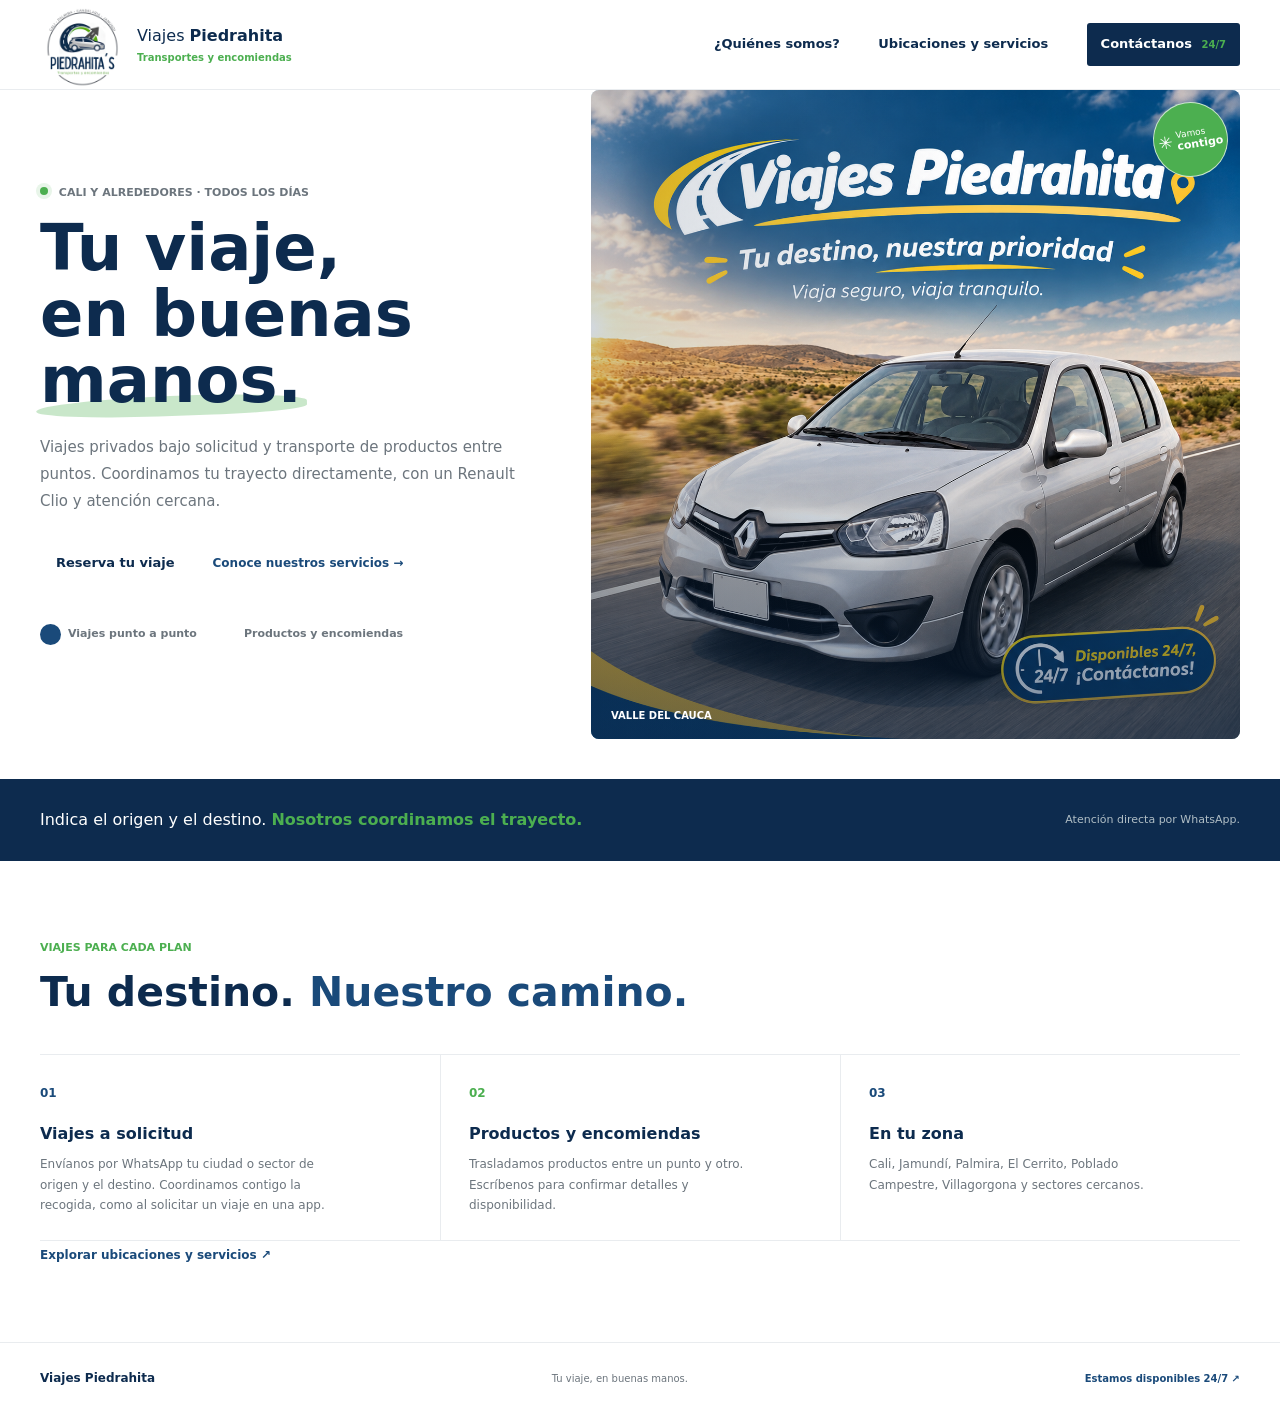
<file: index.html>
<!doctype html>
<html lang="es">
<head>
  <meta charset="utf-8">
  <meta name="viewport" content="width=device-width, initial-scale=1">
  <meta name="description" content="Viajes privados y transporte de productos en Cali, Palmira, Candelaria, Jamundí y sectores cercanos.">
  <title>Viajes Piedrahita | Tu viaje, en buenas manos</title>
  <link rel="stylesheet" href="styles.css">
</head>
<body>
  <header class="site-header">
    <a class="brand" href="index.html" aria-label="Viajes Piedrahita - Inicio">
  <img class="brand-logo" src="assets/images/logo.png" alt="Logo Viajes Piedrahita" width="85" height="85">
  <div class="brand-text">
    <span>Viajes <strong>Piedrahita</strong></span>
    <small>Transportes y encomiendas</small>
  </div>
</a>
    <nav class="main-nav" aria-label="Navegación principal">
      <a href="quienes-somos.html">¿Quiénes somos?</a>
      <a href="ubicaciones-servicios.html">Ubicaciones y servicios</a>
      <a class="nav-contact" href="contacto.html">Contáctanos <span>24/7</span></a>
    </nav>
  </header>

  <main>
    <section class="hero">
      <div class="hero-content">
        <p class="eyebrow"><span class="live-dot"></span> Cali y alrededores · Todos los días</p>
        <h1>Tu viaje,<br>en buenas <span>manos.</span></h1>
        <p class="lead">Viajes privados bajo solicitud y transporte de productos entre puntos. Coordinamos tu trayecto directamente, con un Renault Clio y atención cercana.</p>
        <div class="actions">
          <a class="btn btn-yellow" href="contacto.html">Reserva tu viaje </a>
          <a class="link" href="ubicaciones-servicios.html">Conoce nuestros servicios →</a>
        </div>
        <div class="chips">
          <span><b class="chip chip-blue"></b> Viajes punto a punto</span>
          <span><b class="chip chip-orange"></b> Productos y encomiendas</span>
        </div>
      </div>
      <div class="hero-media">
        <img class="hero-img" src="assets/images/renault.clio.png" alt="Renault Clio usado para el servicio de transporte" fetchpriority="high">
        <div class="overlay"></div>
        <div class="stamp">
          <span class="stamp-icon">✳</span>
          <span>Vamos<br><strong>contigo</strong></span>
        </div>
        <span class="caption">Valle del Cauca</span>
      </div>
    </section>

    <section class="band">
      <p>Indica el origen y el destino. <strong>Nosotros coordinamos el trayecto.</strong></p>
      <span class="band-note">Atención directa por WhatsApp.</span>
    </section>

    <section class="details">
      <header class="section-header">
        <p class="eyebrow">Viajes para cada plan</p>
        <h2>Tu destino. <span>Nuestro camino.</span></h2>
      </header>
      <div class="grid-3">
        <article class="card">
          <span class="card-number">01</span>
          <h3>Viajes a solicitud</h3>
          <p>Envíanos por WhatsApp tu ciudad o sector de origen y el destino. Coordinamos contigo la recogida, como al solicitar un viaje en una app.</p>
        </article>
        <article class="card">
          <span class="card-number text-green">02</span>
          <h3>Productos y encomiendas</h3>
          <p>Trasladamos productos entre un punto y otro. Escríbenos para confirmar detalles y disponibilidad.</p>
        </article>
        <article class="card">
          <span class="card-number text-orange">03</span>
          <h3>En tu zona</h3>
          <p>Cali, Jamundí, Palmira, El Cerrito, Poblado Campestre, Villagorgona y sectores cercanos.</p>
        </article>
      </div>
      <a class="link" href="ubicaciones-servicios.html">Explorar ubicaciones y servicios ↗</a>
    </section>
  </main>

  <footer class="site-footer">
    <a class="brand-link" href="index.html">Viajes Piedrahita</a>
    <span>Tu viaje, en buenas manos.</span>
    <a href="contacto.html">Estamos disponibles 24/7 ↗</a>
  </footer>
</body>
</html>
</file>
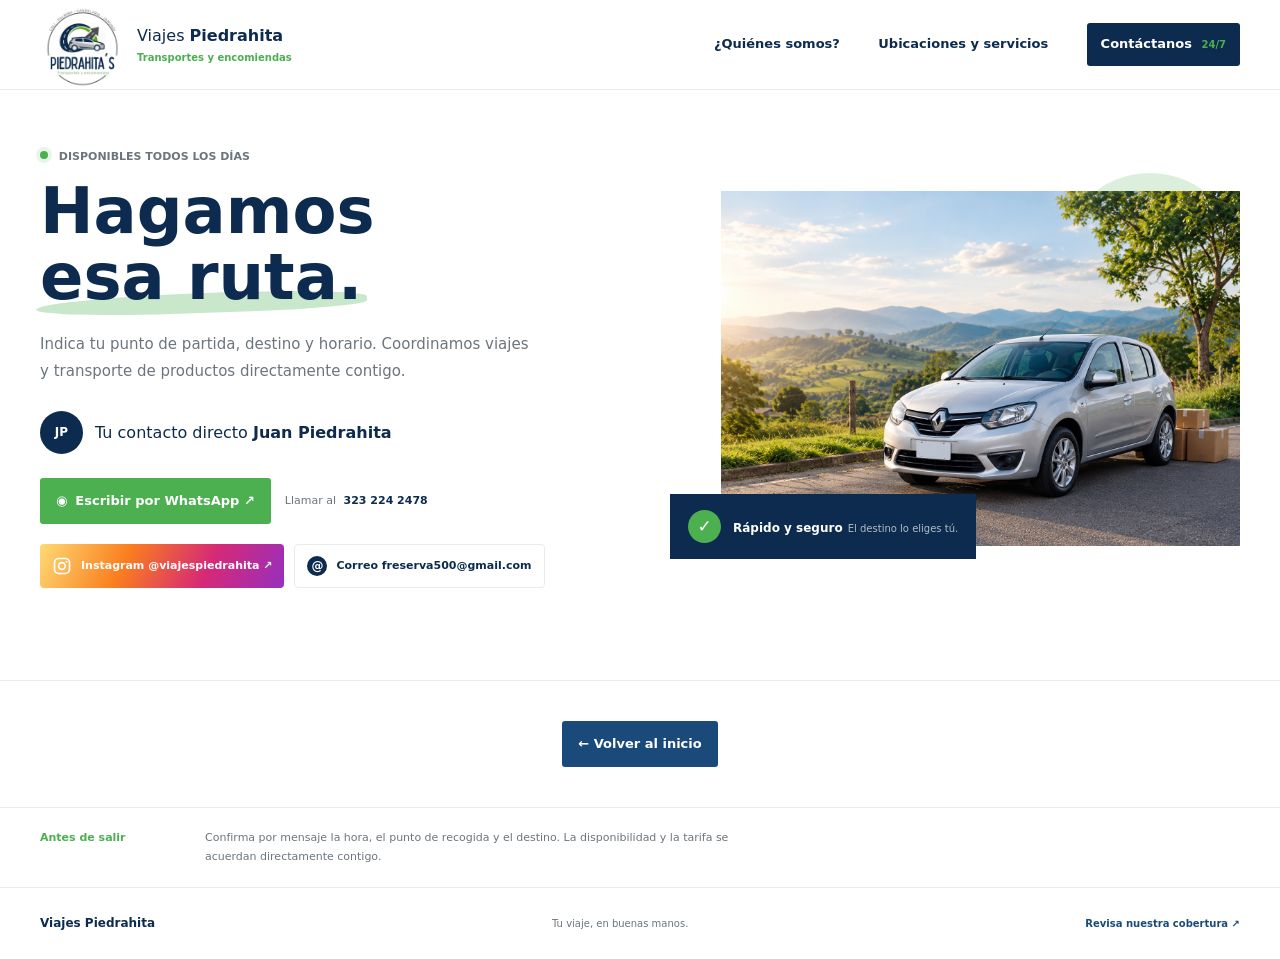
<file: contacto.html>
<!doctype html>
<html lang="es">
<head>
  <meta charset="utf-8">
  <meta name="viewport" content="width=device-width, initial-scale=1">
  <meta name="description" content="Coordina viajes privados y transporte de productos con Viajes Piedrahita. Atención por WhatsApp, llamada, Instagram y correo.">
  <title>Contáctanos 24/7 | Viajes Piedrahita</title>
  <link rel="stylesheet" href="styles.css">
</head>
<body>
  <header class="site-header">
    <a class="brand" href="index.html" aria-label="Viajes Piedrahita - Inicio">
      <img class="brand-logo" src="assets/images/logo.png" alt="Logo Viajes Piedrahita" width="85" height="85">
      <div class="brand-text">
        <span>Viajes <strong>Piedrahita</strong></span>
        <small>Transportes y encomiendas</small>
      </div>
    </a>
    <nav class="main-nav" aria-label="Navegación principal">
      <a href="quienes-somos.html">¿Quiénes somos?</a>
      <a href="ubicaciones-servicios.html">Ubicaciones y servicios</a>
      <a class="nav-contact current" href="contacto.html">Contáctanos <span>24/7</span></a>
    </nav>
  </header>

  <main>
    <section class="contact-grid">
      <div class="contact-info">
        <p class="eyebrow"><span class="live-dot"></span> Disponibles todos los días</p>
        <h1>Hagamos<br><span>esa ruta.</span></h1>
        <p class="lead">Indica tu punto de partida, destino y horario. Coordinamos viajes y transporte de productos directamente contigo.</p>
        
        <div class="contact-person">
          <span class="avatar" aria-hidden="true">JP</span>
          <div>
            <span class="badge-label">Tu contacto directo</span>
            <strong>Juan Piedrahita</strong>
          </div>
        </div>

        <div class="contact-actions">
          <a class="btn btn-green" href="https://wa.me/573232242478" target="_blank" rel="noopener">
            <span aria-hidden="true">◉</span> Escribir por WhatsApp ↗
          </a>
          <a class="phone" href="tel:+573232242478">Llamar al <strong>323 224 2478</strong></a>
        </div>

        <div class="social">
          <a class="social-link instagram" href="https://www.instagram.com/viajespiedrahita" target="_blank" rel="noopener">
            <svg class="icon" viewBox="0 0 24 24" aria-hidden="true">
              <rect x="3" y="3" width="18" height="18" rx="5" fill="none" stroke="currentColor" stroke-width="2"/>
              <circle cx="12" cy="12" r="4" fill="none" stroke="currentColor" stroke-width="2"/>
              <circle cx="17.5" cy="6.8" r="1.2" fill="currentColor"/>
            </svg>
            <span>Instagram <strong>@viajespiedrahita</strong> ↗</span>
          </a>
          <a class="social-link email" href="mailto:freserva500@gmail.com">
            <span class="icon-circle">@</span>
            <span>Correo <strong>freserva500@gmail.com</strong></span>
          </a>
        </div>
      </div>

      <aside class="contact-visual">
        <div class="sun" aria-hidden="true"></div>
        <img src="assets/images/Confianza.jpg" alt="Carretera de la región" loading="lazy">
        <div class="safe-badge">
          <span aria-hidden="true">✓</span>
          <div>
            <strong>Rápido y seguro</strong>
            <small>El destino lo eliges tú.</small>
          </div>
        </div>
      </aside>
    </section>

    
    <div class="back-to-home">
      <a class="btn btn-blue" href="index.html">← Volver al inicio</a>
    </div>

    <section class="footnote">
      <span>Antes de salir</span>
      <p>Confirma por mensaje la hora, el punto de recogida y el destino. La disponibilidad y la tarifa se acuerdan directamente contigo.</p>
    </section>
  </main>

  <footer class="site-footer">
    <a class="brand-link" href="index.html">Viajes Piedrahita</a>
    <span>Tu viaje, en buenas manos.</span>
    <a href="ubicaciones-servicios.html">Revisa nuestra cobertura ↗</a>
  </footer>
</body>
</html>
</file>
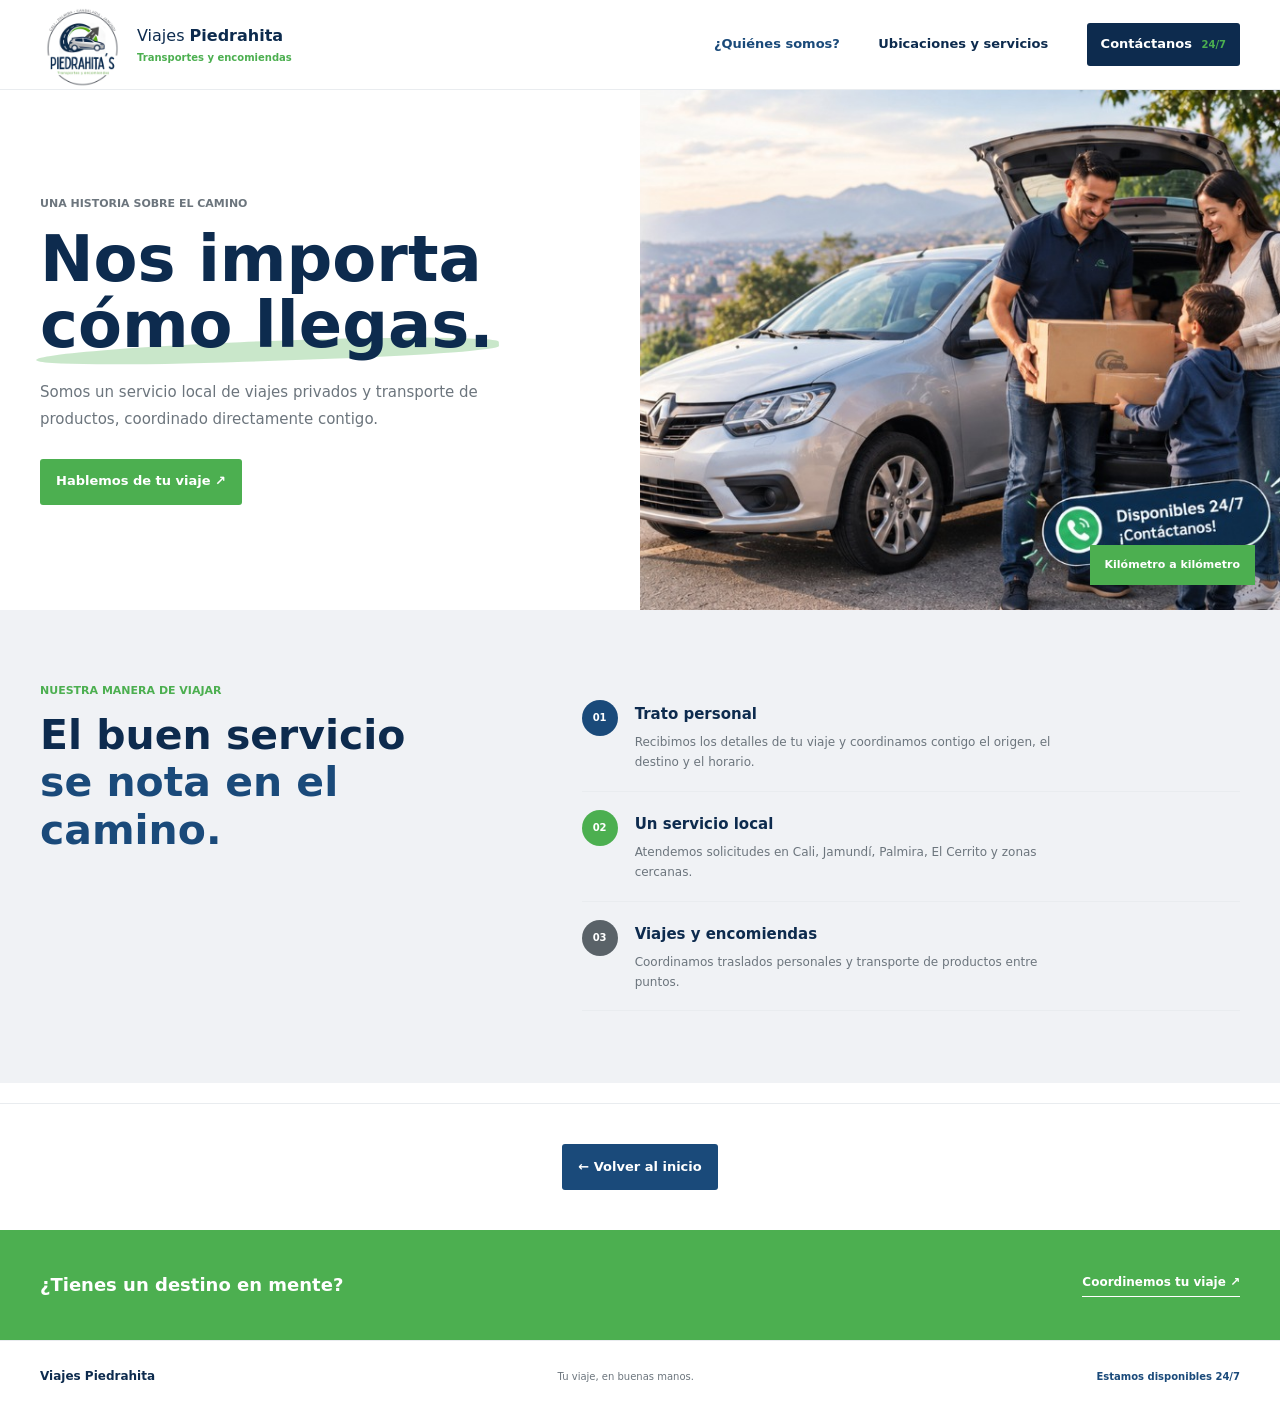
<file: quienes-somos.html>
<!doctype html>
<html lang="es">
<head>
  <meta charset="utf-8">
  <meta name="viewport" content="width=device-width, initial-scale=1">
  <meta name="description" content="Conoce a Viajes Piedrahita: servicio de transporte cercano, cómodo y confiable en el Valle del Cauca.">
  <title>¿Quiénes somos? | Viajes Piedrahita</title>
  <link rel="stylesheet" href="styles.css">
</head>
<body>
  <header class="site-header">
    <a class="brand" href="index.html" aria-label="Viajes Piedrahita - Inicio">
      <img class="brand-logo" src="assets/images/logo.png" alt="Logo Viajes Piedrahita" width="85" height="85">
      <div class="brand-text">
        <span>Viajes <strong>Piedrahita</strong></span>
        <small>Transportes y encomiendas</small>
      </div>
    </a>
    <nav class="main-nav" aria-label="Navegación principal">
      <a class="current" href="quienes-somos.html">¿Quiénes somos?</a>
      <a href="ubicaciones-servicios.html">Ubicaciones y servicios</a>
      <a class="nav-contact" href="contacto.html">Contáctanos <span>24/7</span></a>
    </nav>
  </header>

  <main>
    <section class="page-hero">
      <div class="page-content">
        <p class="eyebrow">Una historia sobre el camino</p>
        <h1>Nos importa<br><span>cómo llegas.</span></h1>
        <p class="lead">Somos un servicio local de viajes privados y transporte de productos, coordinado directamente contigo.</p>
        <a class="btn btn-green" href="contacto.html">Hablemos de tu viaje ↗</a>
      </div>
      <div class="page-media">
        <img src="assets/images/señorconcarro.jpg" alt="Carretera de la región" loading="lazy">
        <span class="tag">Kilómetro a kilómetro</span>
      </div>
    </section>

    <section class="values">
      <header class="section-header">
        <p class="eyebrow">Nuestra manera de viajar</p>
        <h2>El buen servicio<br><span>se nota en el camino.</span></h2>
      </header>
      <div class="value-list">
        <article>
          <span class="value-icon icon-blue" aria-hidden="true">01</span>
          <div>
            <h3>Trato personal</h3>
            <p>Recibimos los detalles de tu viaje y coordinamos contigo el origen, el destino y el horario.</p>
          </div>
        </article>
        <article>
          <span class="value-icon icon-green" aria-hidden="true">02</span>
          <div>
            <h3>Un servicio local</h3>
            <p>Atendemos solicitudes en Cali, Jamundí, Palmira, El Cerrito y zonas cercanas.</p>
          </div>
        </article>
        <article>
          <span class="value-icon icon-gray" aria-hidden="true">03</span>
          <div>
            <h3>Viajes y encomiendas</h3>
            <p>Coordinamos traslados personales y transporte de productos entre puntos.</p>
          </div>
        </article>
      </div>
    </section>
    <div class="back-to-home">
      <a class="btn btn-blue" href="index.html">← Volver al inicio</a>
    </div>

    <section class="cta">
      <p>¿Tienes un destino en mente?</p>
      <a href="contacto.html">Coordinemos tu viaje ↗</a>
    </section>
  </main>

  <footer class="site-footer">
    <a class="brand-link" href="index.html">Viajes Piedrahita</a>
    <span>Tu viaje, en buenas manos.</span>
    <a href="contacto.html">Estamos disponibles 24/7 </a>
  </footer>
</body>
</html>
</file>
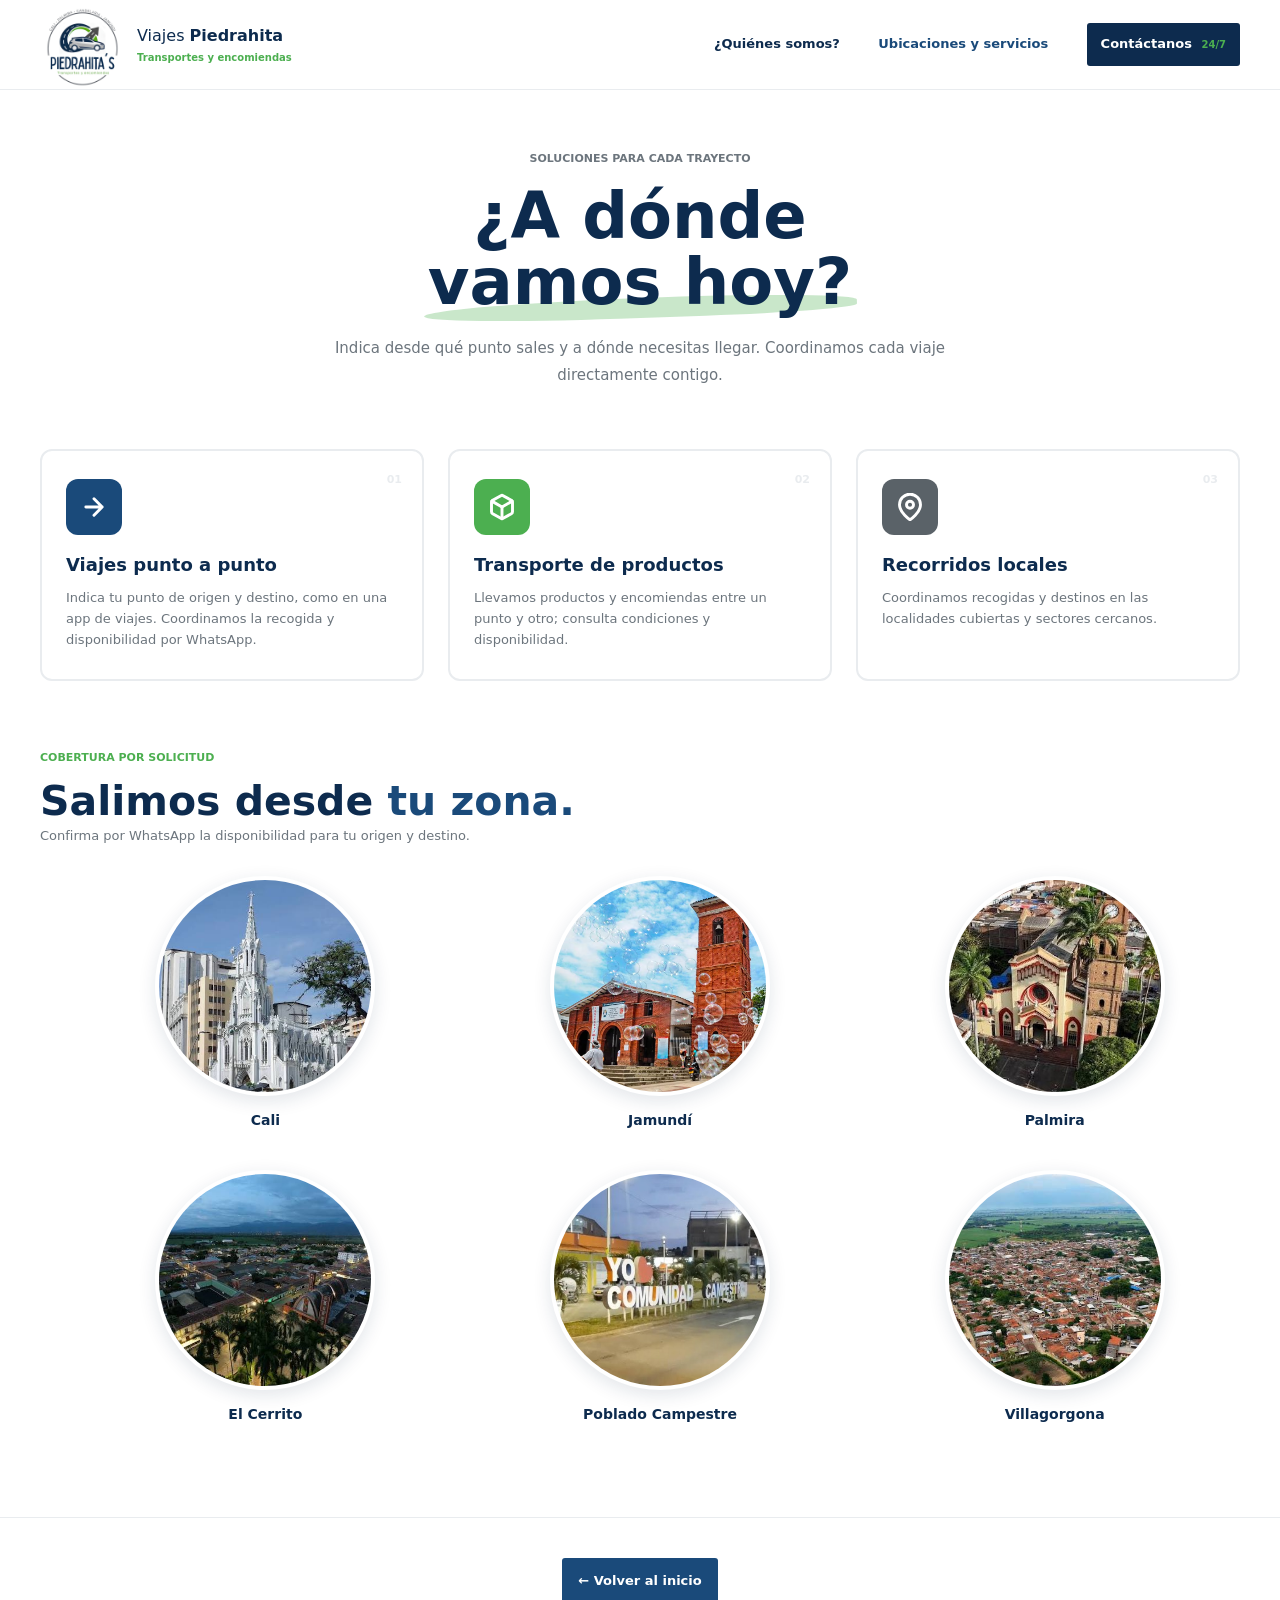
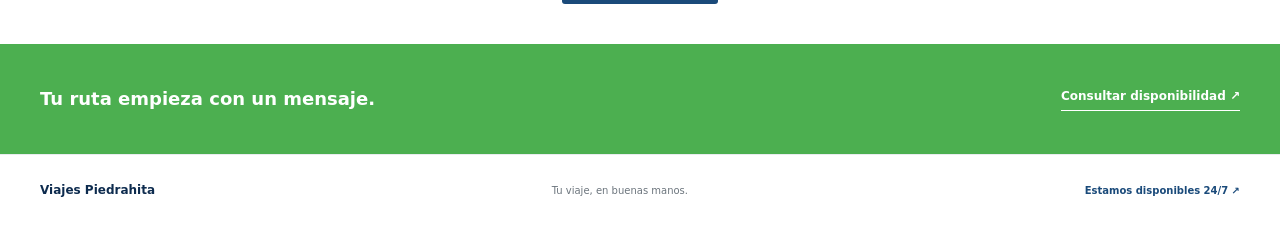
<file: ubicaciones-servicios.html>
<!doctype html>
<html lang="es">
<head>
  <meta charset="utf-8">
  <meta name="viewport" content="width=device-width, initial-scale=1">
  <meta name="description" content="Viajes privados y transporte de productos en Cali, Palmira, Candelaria, Jamundí, Villagorgona y Poblado Campestre.">
  <title>Ubicaciones y servicios | Viajes Piedrahita</title>
  <link rel="stylesheet" href="styles.css">
</head>
<body>
  <header class="site-header">
    <a class="brand" href="index.html" aria-label="Viajes Piedrahita - Inicio">
      <img class="brand-logo" src="assets/images/logo.png" alt="Logo Viajes Piedrahita" width="85" height="85">
      <div class="brand-text">
        <span>Viajes <strong>Piedrahita</strong></span>
        <small>Transportes y encomiendas</small>
      </div>
    </a>
    <nav class="main-nav" aria-label="Navegación principal">
      <a href="quienes-somos.html">¿Quiénes somos?</a>
      <a class="current" href="ubicaciones-servicios.html">Ubicaciones y servicios</a>
      <a class="nav-contact" href="contacto.html">Contáctanos <span>24/7</span></a>
    </nav>
  </header>

  <main>
    <section class="page-intro">
      <p class="eyebrow">Soluciones para cada trayecto</p>
      <h1>¿A dónde<br><span>vamos hoy?</span></h1>
      <p class="lead">Indica desde qué punto sales y a dónde necesitas llegar. Coordinamos cada viaje directamente contigo.</p>
    </section>

    <!-- ✅ SECCIÓN DE SERVICIOS REDISEÑADA -->
    <section class="services-modern" aria-label="Servicios de transporte">
      <div class="services-grid">
        <article class="service-card">
          <div class="service-card-icon icon-blue">
            <svg width="32" height="32" viewBox="0 0 24 24" fill="none" stroke="currentColor" stroke-width="2.5" stroke-linecap="round" stroke-linejoin="round">
              <path d="M5 12h14M12 5l7 7-7 7"/>
            </svg>
          </div>
          <div class="service-card-content">
            <h2>Viajes punto a punto</h2>
            <p>Indica tu punto de origen y destino, como en una app de viajes. Coordinamos la recogida y disponibilidad por WhatsApp.</p>
          </div>
          <span class="service-card-number">01</span>
        </article>

        <article class="service-card">
          <div class="service-card-icon icon-green">
            <svg width="32" height="32" viewBox="0 0 24 24" fill="none" stroke="currentColor" stroke-width="2.5" stroke-linecap="round" stroke-linejoin="round">
              <path d="M21 16V8a2 2 0 0 0-1-1.73l-7-4a2 2 0 0 0-2 0l-7 4A2 2 0 0 0 3 8v8a2 2 0 0 0 1 1.73l7 4a2 2 0 0 0 2 0l7-4A2 2 0 0 0 21 16z"/>
              <polyline points="3.27 6.96 12 12.01 20.73 6.96"/>
              <line x1="12" y1="22.08" x2="12" y2="12"/>
            </svg>
          </div>
          <div class="service-card-content">
            <h2>Transporte de productos</h2>
            <p>Llevamos productos y encomiendas entre un punto y otro; consulta condiciones y disponibilidad.</p>
          </div>
          <span class="service-card-number">02</span>
        </article>

        <article class="service-card">
          <div class="service-card-icon icon-gray">
            <svg width="32" height="32" viewBox="0 0 24 24" fill="none" stroke="currentColor" stroke-width="2.5" stroke-linecap="round" stroke-linejoin="round">
              <path d="M21 10c0 7-9 13-9 13s-9-6-9-13a9 9 0 0 1 18 0z"/>
              <circle cx="12" cy="10" r="3"/>
            </svg>
          </div>
          <div class="service-card-content">
            <h2>Recorridos locales</h2>
            <p>Coordinamos recogidas y destinos en las localidades cubiertas y sectores cercanos.</p>
          </div>
          <span class="service-card-number">03</span>
        </article>
      </div>
    </section>

    <section class="locations" aria-labelledby="locations-title">
      <header class="section-header">
        <p class="eyebrow">Cobertura por solicitud</p>
        <h2 id="locations-title">Salimos desde <span>tu zona.</span></h2>
        <p class="intro-text">Confirma por WhatsApp la disponibilidad para tu origen y destino.</p>
      </header>
      <ul class="location-grid">
        <li>
          <figure class="location-card">
            <img src="assets/images/cali.jpg" alt="Cali" loading="lazy">
            <figcaption>Cali</figcaption>
          </figure>
        </li>
        <li>
          <figure class="location-card">
            <img src="assets/images/jamundi.jpg" alt="Jamundí" loading="lazy">
            <figcaption>Jamundí</figcaption>
          </figure>
        </li>
        <li>
          <figure class="location-card">
            <img src="assets/images/palmira.jpg" alt="Palmira" loading="lazy">
            <figcaption>Palmira</figcaption>
          </figure>
        </li>
        <li>
          <figure class="location-card">
            <img src="assets/images/elcerrito.jpg" alt="El Cerrito" loading="lazy">
            <figcaption>El Cerrito</figcaption>
          </figure>
        </li>
        <li>
          <figure class="location-card">
            <img src="assets/images/pobladocampestre.jpg" alt="Poblado Campestre" loading="lazy">
            <figcaption>Poblado Campestre</figcaption>
          </figure>
        </li>
        <li>
          <figure class="location-card">
            <img src="assets/images/villagorgona.jpg" alt="Villagorgona" loading="lazy">
            <figcaption>Villagorgona</figcaption>
          </figure>
        </li>
      </ul>
    </section>

   
    <div class="back-to-home">
      <a class="btn btn-blue" href="index.html">← Volver al inicio</a>
    </div>

    <section class="cta">
      <p>Tu ruta empieza con un mensaje.</p>
      <a href="contacto.html">Consultar disponibilidad ↗</a>
    </section>
  </main>

  <footer class="site-footer">
    <a class="brand-link" href="index.html">Viajes Piedrahita</a>
    <span>Tu viaje, en buenas manos.</span>
    <a href="contacto.html">Estamos disponibles 24/7 ↗</a>
  </footer>
</body>
</html>
</file>
<file: styles.css>
:root {
  --ink: #0d2b4e;
  --blue: #1a4a7a;
  --green: #4caf50;
  --green-dark: #2d8a4e;
  --gray: #5a6268;
  --light-gray: #f0f2f5;
  --paper: #ffffff;
  --muted: #6c757d;
  --line: #e9ecef;
  --font: 'Trebuchet MS', system-ui, sans-serif;
  --max: 1200px;
  --gap: clamp(20px, 5vw, 40px);
}

*, *::before, *::after { box-sizing: border-box; margin: 0; }

body {
  font-family: var(--font);
  color: var(--ink);
  background: var(--paper);
  line-height: 1.6;
  min-width: 320px;
}

a { color: inherit; text-decoration: none; }
img { max-width: 100%; display: block; }
ul { list-style: none; }

/* HEADER */
.site-header {
  min-height: 90px;
  padding: 0 var(--gap);
  display: flex;
  align-items: center;
  justify-content: space-between;
  gap: 30px;
  border-bottom: 1px solid var(--line);
  background: var(--paper);
}

.brand {
  display: flex;
  align-items: center;
  gap: 12px;
  font-size: 16px;
}

.brand-logo { 
  width: 85px; 
  height: 85px; 
  object-fit: contain; 
}

.brand-text { display: grid; gap: 2px; }
.brand-text small { color: var(--green); font-size: 10px; font-weight: 700; }

.main-nav {
  display: flex;
  align-items: center;
  gap: clamp(15px, 3vw, 40px);
  font-size: 13px;
  font-weight: 600;
}

.main-nav a { transition: color 0.16s; }
.main-nav a:hover, .main-nav .current { color: var(--blue); }

.nav-contact {
  padding: 11px 14px;
  border-radius: 3px;
  background: var(--ink);
  color: white !important;
}

.nav-contact span { margin-left: 5px; color: var(--green); font-size: 10px; }

/* UTILITIES */
.eyebrow {
  color: var(--muted);
  font-size: 11px;
  font-weight: 700;
  text-transform: uppercase;
  margin-bottom: 14px;
}

.live-dot {
  display: inline-block;
  width: 8px;
  height: 8px;
  margin-right: 7px;
  border-radius: 50%;
  background: var(--green);
  box-shadow: 0 0 0 4px #e8f5e9;
  vertical-align: 1px;
}

h1 {
  font-size: clamp(46px, 5vw, 70px);
  line-height: 1.03;
  font-weight: 800;
  margin-bottom: 20px;
}

h1 span {
  position: relative;
  white-space: nowrap;
}

h1 span::after {
  position: absolute;
  z-index: -1;
  right: -5px;
  bottom: 1px;
  left: -4px;
  height: 20px;
  border-radius: 55% 45% 35% 45%;
  background: var(--green);
  content: '';
  transform: rotate(-2deg);
  opacity: 0.3;
}

.lead {
  color: var(--muted);
  font-size: 15px;
  line-height: 1.8;
  max-width: 500px;
  margin-bottom: 26px;
}

/* ✅ CENTRADO PARA PÁGINAS INTERNAS - ESPACIO REDUCIDO */
.page-intro {
  padding: 60px var(--gap) 20px;
  text-align: center;
  max-width: 800px;
  margin: 0 auto;
}

.page-intro .eyebrow {
  margin-bottom: 16px;
}

.page-intro h1 {
  margin-bottom: 20px;
}

.page-intro .lead {
  max-width: 650px;
  margin: 0 auto 20px;
  text-align: center;
}

/* ✅ BOTÓN VOLVER AL INICIO AL FINAL */
.back-to-home {
  padding: 40px var(--gap);
  text-align: center;
  border-top: 1px solid var(--line);
  margin-top: 20px;
}

.back-to-home .btn {
  display: inline-flex;
  align-items: center;
  gap: 8px;
}

.contact-info .back, 
.page-content .back {
  display: none;
}

.back {
  display: inline-block;
  margin-bottom: 35px;
  color: var(--blue);
  font-size: 11px;
  font-weight: 700;
}

/* BUTTONS & LINKS */
.btn {
  min-height: 46px;
  padding: 0 16px;
  display: inline-flex;
  align-items: center;
  justify-content: center;
  gap: 8px;
  border: 0;
  border-radius: 3px;
  font-size: 13px;
  font-weight: 800;
  transition: transform 0.16s, filter 0.16s;
  cursor: pointer;
}

.btn:hover { filter: saturate(1.15); transform: translateY(-2px); }
.btn-green { background: var(--green); color: white; }
.btn-blue { background: var(--blue); color: white; }

.link {
  color: var(--blue);
  font-size: 12px;
  font-weight: 700;
}

/* ✅ HERO - SIN ESPACIO EN BLANCO ARRIBA */
.hero {
  display: grid;
  grid-template-columns: minmax(350px, 0.9fr) minmax(400px, 1.1fr);
  gap: 20px;
  padding: 0 var(--gap) 40px;
  align-items: center;
}

.hero-content {
  padding: 0;
}

.actions {
  display: flex;
  align-items: center;
  gap: 22px;
  flex-wrap: wrap;
  margin-bottom: 37px;
}

.chips {
  display: flex;
  gap: 13px 19px;
  flex-wrap: wrap;
  color: var(--muted);
  font-size: 11px;
  font-weight: 700;
}

.chips span { display: inline-flex; align-items: center; gap: 7px; }

.chip {
  width: 21px;
  height: 21px;
  border-radius: 50%;
}

.chip-blue { background: var(--blue); }
.chip-green { background: var(--green); }

.hero-media {
  position: relative;
  width: 100%;
  height: auto;
  min-height: 400px;
  background: #b9dced;
  border-radius: 8px;
  overflow: hidden;
}

.hero-img {
  width: 100%;
  height: 100%;
  object-fit: contain;
  object-position: center;
}

.overlay {
  position: absolute;
  inset: 0;
  background: linear-gradient(90deg, rgba(13,43,78,0.18), transparent 56%), 
              linear-gradient(0deg, rgba(13,43,78,0.55), transparent 48%);
  pointer-events: none;
}

.car-badge {
  display: none;
}

.stamp {
  position: absolute;
  top: 12px;
  right: 12px;
  width: 75px;
  height: 75px;
  display: flex;
  align-items: center;
  justify-content: center;
  gap: 4px;
  border: 1px solid rgba(255,255,255,0.7);
  border-radius: 50%;
  background: var(--green);
  color: white;
  font-size: 9px;
  line-height: 1.2;
  transform: rotate(-9deg);
  z-index: 2;
}

.stamp-icon { color: var(--paper); font-size: 17px; }
.stamp strong { font-size: 11px; }

.caption {
  position: absolute;
  right: 20px;
  bottom: 15px;
  left: 20px;
  display: flex;
  justify-content: space-between;
  color: white;
  font-size: 10px;
  font-weight: 700;
  text-transform: uppercase;
  z-index: 2;
}

/* BAND */
.band {
  min-height: 82px;
  padding: 20px var(--gap);
  display: flex;
  align-items: center;
  justify-content: space-between;
  gap: 16px;
  background: var(--ink);
  color: white;
}

.band p { margin: 0; font-size: 16px; }
.band strong { color: var(--green); }
.band-note { color: #b0bec5; font-size: 11px; }

/* SECTIONS */
.details, .values { padding: 78px var(--gap) 75px; }

.section-header { margin-bottom: 38px; }
.section-header .eyebrow { color: var(--green); margin-bottom: 12px; }
.section-header h2 {
  font-size: clamp(29px, 3.2vw, 41px);
  line-height: 1.16;
  margin-bottom: 0;
}
.section-header h2 span { color: var(--blue); }

.grid-3 {
  display: grid;
  grid-template-columns: repeat(3, 1fr);
  border-top: 1px solid var(--line);
  border-bottom: 1px solid var(--line);
}

.card {
  min-height: 181px;
  padding: 24px 28px 25px 0;
}

.card + .card {
  padding-left: 28px;
  border-left: 1px solid var(--line);
}

.card-number {
  color: var(--blue);
  font-size: 12px;
  font-weight: 800;
}

.text-green { color: var(--green); }
.text-gray { color: var(--gray); }

.card h3 { margin: 16px 0 8px; font-size: 16px; }
.card p {
  max-width: 300px;
  margin-bottom: 0;
  color: var(--muted);
  font-size: 12px;
  line-height: 1.7;
}

/* PAGE HERO (Quienes somos) */
.page-hero {
  min-height: 520px;
  display: grid;
  grid-template-columns: 1fr 1fr;
  overflow: hidden;
}

.page-content {
  align-self: center;
  padding: 50px 8vw 50px var(--gap);
}

.page-media {
  position: relative;
  min-height: 520px;
  background: #d9e5dc;
}

.page-media img {
  position: absolute;
  inset: 0;
  width: 100%;
  height: 100%;
  object-fit: cover;
}

.tag {
  position: absolute;
  right: 25px;
  bottom: 25px;
  padding: 11px 15px;
  background: var(--green);
  color: white;
  font-size: 11px;
  font-weight: 800;
}

/* VALUES */
.values {
  padding: 72px var(--gap);
  display: grid;
  grid-template-columns: 0.85fr 1.15fr;
  gap: 55px;
  background: var(--light-gray);
}

.value-list article {
  padding: 18px 0;
  display: flex;
  align-items: flex-start;
  gap: 17px;
  border-bottom: 1px solid var(--line);
}

.value-icon {
  flex: 0 0 36px;
  height: 36px;
  display: grid;
  place-items: center;
  border-radius: 50%;
  color: white;
  font-size: 10px;
  font-weight: 800;
}

.icon-blue { background: var(--blue); }
.icon-green { background: var(--green); }
.icon-gray { background: var(--gray); }

.value-list h3 { margin: 2px 0 6px; font-size: 15px; }
.value-list p {
  max-width: 420px;
  margin: 0;
  color: var(--muted);
  font-size: 12px;
  line-height: 1.7;
}

/* ✅ SERVICIOS MODERNOS - ESPACIO REDUCIDO */
.services-modern {
  padding: 20px var(--gap) 60px;
}

.services-grid {
  display: grid;
  grid-template-columns: repeat(3, 1fr);
  gap: 24px;
}

.service-card {
  background: var(--paper);
  border: 2px solid var(--line);
  border-radius: 12px;
  padding: 28px 24px;
  display: flex;
  flex-direction: column;
  gap: 16px;
  transition: all 0.2s ease;
  position: relative;
  overflow: hidden;
}

.service-card:hover {
  border-color: var(--green);
  transform: translateY(-4px);
  box-shadow: 0 8px 24px rgba(76, 175, 80, 0.15);
}

.service-card-icon {
  width: 56px;
  height: 56px;
  display: grid;
  place-items: center;
  border-radius: 12px;
  color: white;
  flex-shrink: 0;
}

.service-card-icon svg {
  width: 28px;
  height: 28px;
}

.service-card-content h2 {
  font-size: 18px;
  font-weight: 800;
  margin-bottom: 8px;
  color: var(--ink);
}

.service-card-content p {
  font-size: 13px;
  line-height: 1.6;
  color: var(--muted);
  margin: 0;
}

.service-card-number {
  position: absolute;
  top: 20px;
  right: 20px;
  font-size: 11px;
  font-weight: 800;
  color: var(--line);
}

/* LOCATIONS */
.locations { padding: 8px var(--gap) 72px; }
.locations .section-header { margin-bottom: 30px; }
.intro-text { margin-bottom: 0; color: var(--muted); font-size: 13px; }

.location-grid {
  display: grid;
  grid-template-columns: repeat(3, minmax(0, 1fr));
  gap: 38px 24px;
}

.location-card {
  text-align: center;
  margin: 0;
}

.location-card img {
  width: min(100%, 220px);
  aspect-ratio: 1;
  margin: 0 auto;
  border: 4px solid white;
  border-radius: 50%;
  background: var(--light-gray);
  box-shadow: 0 5px 18px rgb(13 43 78 / 12%);
  object-fit: cover;
}

.location-card figcaption {
  margin-top: 13px;
  color: var(--ink);
  font-size: 14px;
  font-weight: 700;
}

/* CONTACT */
.contact-grid {
  min-height: 570px;
  padding: 28px var(--gap) 42px;
  display: grid;
  grid-template-columns: 1fr 1fr;
  gap: 60px;
  align-items: center;
}

.contact-person {
  margin: 24px 0;
  display: flex;
  align-items: center;
  gap: 12px;
}

.avatar {
  width: 43px;
  height: 43px;
  display: grid;
  place-items: center;
  border-radius: 50%;
  background: var(--ink);
  color: white;
  font-size: 12px;
  font-weight: 800;
}

.contact-actions {
  display: flex;
  align-items: flex-start;
  gap: 14px;
  flex-wrap: wrap;
  margin-bottom: 20px;
}

.phone {
  padding: 14px 0;
  color: var(--muted);
  font-size: 11px;
}

.phone strong { margin-left: 4px; color: var(--ink); }

.contact-visual {
  position: relative;
  min-height: 410px;
  display: grid;
  align-items: center;
}

.contact-visual img {
  position: relative;
  z-index: 1;
  width: 91%;
  height: 355px;
  margin-left: 9%;
  object-fit: cover;
}

.sun {
  position: absolute;
  top: 10px;
  right: 0;
  width: 180px;
  height: 180px;
  border-radius: 50%;
  background: var(--green);
  opacity: 0.2;
}

.safe-badge {
  position: absolute;
  z-index: 2;
  bottom: 14px;
  left: 0;
  min-width: 215px;
  padding: 16px 18px;
  display: flex;
  align-items: center;
  gap: 12px;
  background: var(--ink);
  color: white;
}

.safe-badge > span {
  width: 33px;
  height: 33px;
  display: grid;
  place-items: center;
  border-radius: 50%;
  background: var(--green);
  color: white;
  font-size: 17px;
  font-weight: 800;
}

.safe-badge strong { font-size: 12px; }
.safe-badge small { color: #b0bec5; font-size: 10px; }

.social {
  display: flex;
  flex-wrap: wrap;
  gap: 10px;
}

.social-link {
  min-height: 44px;
  padding: 8px 12px;
  display: inline-flex;
  align-items: center;
  gap: 9px;
  border-radius: 4px;
  font-size: 11px;
  font-weight: 600;
}

.instagram {
  background: linear-gradient(115deg, #feda75, #fa7e1e 35%, #d62976 68%, #962fbf);
  color: white;
}

.email {
  border: 1px solid var(--line);
  background: white;
  color: var(--ink);
}

.icon { width: 20px; height: 20px; flex: 0 0 20px; }
.icon-circle {
  width: 20px;
  height: 20px;
  display: grid;
  place-items: center;
  border-radius: 50%;
  background: var(--ink);
  color: white;
  font-size: 12px;
}

.footnote {
  padding: 21px var(--gap);
  display: flex;
  gap: 35px;
  border-top: 1px solid var(--line);
}

.footnote span {
  flex: 0 0 130px;
  color: var(--green);
  font-size: 11px;
  font-weight: 800;
}

.footnote p {
  max-width: 570px;
  margin: 0;
  color: var(--muted);
  font-size: 11px;
  line-height: 1.7;
}

/* CTA */
.cta {
  min-height: 110px;
  padding: 24px var(--gap);
  display: flex;
  align-items: center;
  justify-content: space-between;
  gap: 20px;
  background: var(--green);
}

.cta p { margin: 0; font-size: 18px; font-weight: 800; color: white; }
.cta a {
  padding-bottom: 4px;
  border-bottom: 1px solid white;
  font-size: 12px;
  font-weight: 800;
  color: white;
}

/* FOOTER */
.site-footer {
  min-height: 72px;
  padding: 18px var(--gap);
  display: flex;
  align-items: center;
  justify-content: space-between;
  gap: 15px;
  border-top: 1px solid var(--line);
  color: var(--muted);
  font-size: 10px;
}

.brand-link {
  color: var(--ink);
  font-size: 12px;
  font-weight: 800;
}

.site-footer > a:last-child {
  color: var(--blue);
  font-weight: 700;
}

/* RESPONSIVE */
@media (max-width: 900px) {
  .hero {
    grid-template-columns: 1fr;
    padding: 0 var(--gap) 30px;
  }
  
  .hero-content {
    padding: 0;
    text-align: center;
  }
  
  .hero-media {
    min-height: 350px;
    margin-top: 30px;
  }
  
  .actions {
    justify-content: center;
  }
  
  .chips {
    justify-content: center;
  }
  
  .services-grid {
    grid-template-columns: 1fr;
  }
}

@media (max-width: 760px) {
  :root { --gap: 20px; }
  
  .site-header {
    min-height: unset;
    padding: 15px 20px;
    align-items: flex-start;
    flex-direction: column;
    gap: 13px;
  }
  
  .brand-logo {
    width: 70px;
    height: 70px;
  }
  
  .main-nav {
    width: 100%;
    gap: 8px;
    justify-content: space-between;
    flex-wrap: wrap;
    font-size: 10px;
  }
  
  .nav-contact { padding: 9px 10px; }
  
  .hero, .page-hero { grid-template-columns: 1fr; }
  
  .hero-content { padding: 20px 0; }
  .hero-media { min-height: 300px; }
  
  .stamp {
    top: 10px;
    right: 10px;
    width: 60px;
    height: 60px;
    font-size: 8px;
  }
  .stamp-icon { font-size: 14px; }
  .stamp strong { font-size: 9px; }
  
  h1 { font-size: clamp(40px, 10vw, 55px); }
  
  .band {
    align-items: flex-start;
    flex-direction: column;
    gap: 7px;
  }
  .band p { font-size: 14px; }
  
  .details, .values { padding: 53px 24px; }
  
  .grid-3 { grid-template-columns: 1fr; }
  .card { min-height: 0; padding: 19px 0; }
  .card + .card {
    padding-left: 0;
    border-left: 0;
    border-top: 1px solid var(--line);
  }
  .card h3 { margin-top: 9px; }
  .card p { max-width: none; }
  
  .values {
    padding: 50px 24px;
    grid-template-columns: 1fr;
    gap: 32px;
  }
  
  .page-content { padding: 33px 24px 38px; }
  
  /* ✅ IMAGEN COMPLETA EN MÓVIL - QUIENES SOMOS */
  .page-media {
    min-height: 280px;
    height: auto;
    aspect-ratio: 4 / 3;
  }
  
  .page-media img {
    position: relative;
    width: 100%;
    height: 100%;
    object-fit: contain;
    background: var(--light-gray);
  }
  
  .tag {
    position: absolute;
    right: 15px;
    bottom: 15px;
    padding: 8px 12px;
    font-size: 10px;
  }
  
  .page-intro {
    padding: 40px 24px 15px;
  }
  
  .back-to-home {
    padding: 30px 24px;
  }
  
  .services-modern, .locations { padding: 0 24px 50px; }
  
  .location-grid {
    grid-template-columns: repeat(2, minmax(0, 1fr));
    gap: 28px 16px;
  }
  .location-card img { width: min(100%, 180px); }
  .location-card figcaption { font-size: 12px; }
  
  .contact-grid {
    padding: 25px 24px 42px;
    grid-template-columns: 1fr;
    gap: 17px;
  }
  
  .contact-visual { min-height: 315px; }
  .contact-visual img { height: 275px; }
  .sun { width: 130px; height: 130px; }
  .safe-badge { bottom: 0; }
  
  .cta {
    min-height: 105px;
    padding: 22px 24px;
    align-items: flex-start;
    flex-direction: column;
    gap: 12px;
  }
  .cta p { font-size: 16px; }
  
  .footnote {
    padding: 19px 24px;
    flex-direction: column;
    gap: 7px;
  }
  .footnote span { flex-basis: auto; }
  
  .site-footer {
    padding: 18px 22px;
    align-items: flex-start;
    flex-wrap: wrap;
  }
  .site-footer > span { display: none; }
}

@media (prefers-reduced-motion: reduce) {
  *, *::before, *::after {
    scroll-behavior: auto !important;
    transition-duration: 0.01ms !important;
    animation-duration: 0.01ms !important;
  }
}
</file>
